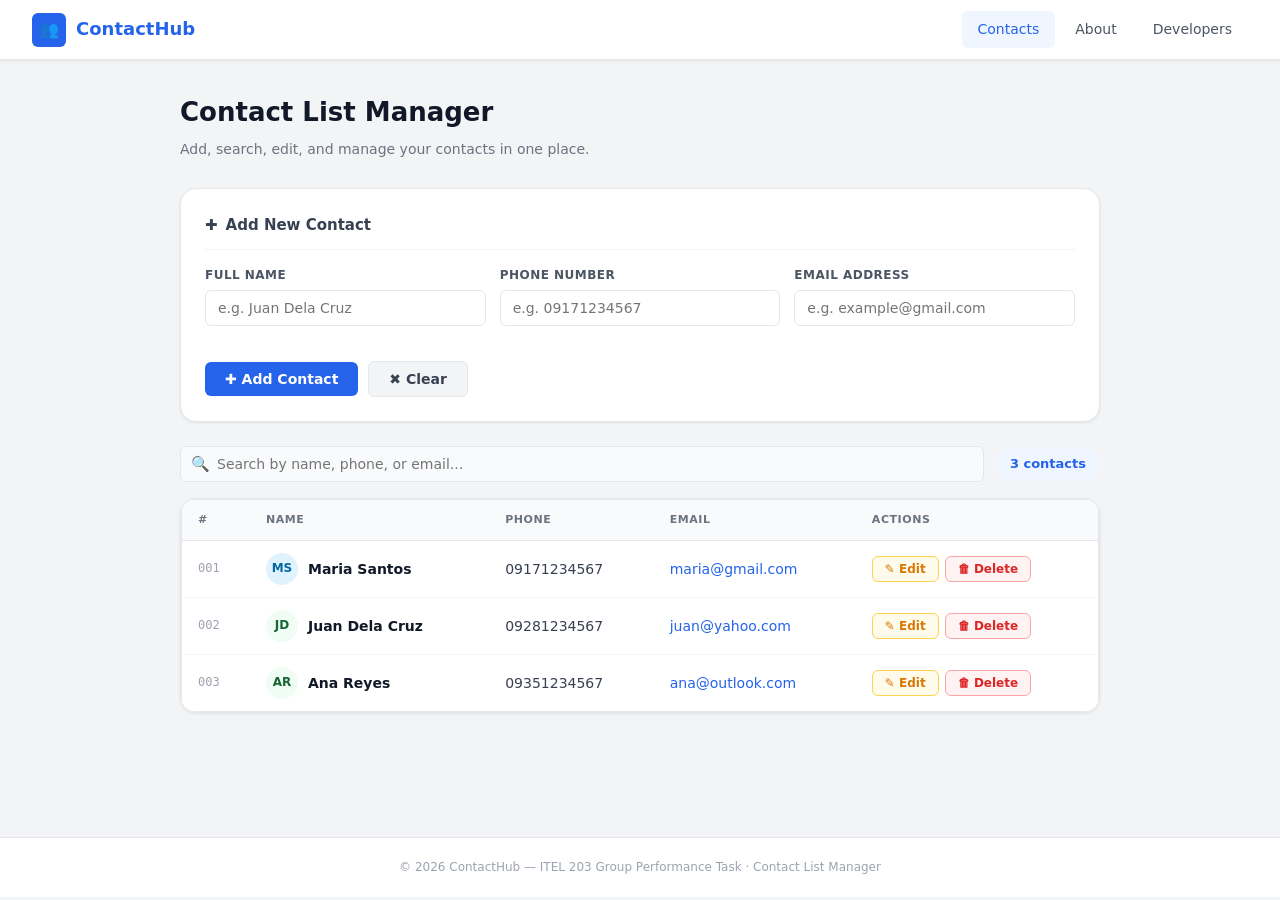
<file: index.html>
<!DOCTYPE html>
<html lang="en">
<head>
  <meta charset="UTF-8" />
  <meta name="viewport" content="width=device-width, initial-scale=1.0" />
  <title>Contact List Manager</title>
  <link rel="stylesheet" href="style.css" />
</head>
<body>

<!-- NAVIGATION -->
<nav>
  <a href="index.html" class="nav-brand">
    <div class="brand-icon">&#128101;</div>
    <span>ContactHub</span>
  </a>
  <div class="nav-links">
    <a href="index.html" class="active">Contacts</a>
    <a href="about-project.html">About</a>
    <a href="developers.html">Developers</a>
  </div>
</nav>

<!-- MAIN PAGE -->
<div class="page">
  <div class="page-header">
    <h1>Contact List Manager</h1>
    <p>Add, search, edit, and manage your contacts in one place.</p>
  </div>

  <!-- ADD / EDIT FORM -->
  <div class="card">
    <div class="card-title">
      <span>&#10010;</span>
      <span id="form-title">Add New Contact</span>
    </div>
    <div class="form-grid">
      <div class="form-group">
        <label for="inputName">Full Name</label>
        <input type="text" id="inputName" placeholder="e.g. Juan Dela Cruz" />
        <span class="error-msg" id="errName"></span>
      </div>
      <div class="form-group">
        <label for="inputPhone">Phone Number</label>
        <input type="text" id="inputPhone" placeholder="e.g. 09171234567" />
        <span class="error-msg" id="errPhone"></span>
      </div>
      <div class="form-group">
        <label for="inputEmail">Email Address</label>
        <input type="email" id="inputEmail" placeholder="e.g. example@gmail.com" />
        <span class="error-msg" id="errEmail"></span>
      </div>
    </div>
    <div class="form-actions">
      <button class="btn btn-primary" id="btnSubmit">&#10010; Add Contact</button>
      <button class="btn btn-secondary" id="btnClear">&#10006; Clear</button>
      <button class="btn btn-warning" id="btnCancelEdit" style="display:none;">&#9003; Cancel Edit</button>
    </div>
  </div>

  <!-- SEARCH + STATS -->
  <div class="toolbar">
    <div class="search-box">
      <span class="search-icon">&#128269;</span>
      <input type="text" id="searchInput" placeholder="Search by name, phone, or email..." />
    </div>
    <div class="stat-badge" id="statBadge">0 contacts</div>
  </div>

  <!-- CONTACTS TABLE -->
  <div class="card" style="padding:0; overflow:hidden;">
    <div class="table-wrapper">
      <table id="contactTable">
        <thead>
          <tr>
            <th>#</th>
            <th>Name</th>
            <th>Phone</th>
            <th>Email</th>
            <th>Actions</th>
          </tr>
        </thead>
        <tbody id="contactBody">
          <!-- rows injected by JS -->
        </tbody>
      </table>
      <div class="empty-state" id="emptyState">
        <div class="empty-icon">&#128101;</div>
        <p>No contacts found. Add one above!</p>
      </div>
    </div>
  </div>
</div>

<!-- DELETE CONFIRM MODAL -->
<div class="modal-overlay" id="deleteModal">
  <div class="modal">
    <h3>Delete Contact?</h3>
    <p id="deleteModalText">This contact will be permanently removed.</p>
    <div class="modal-actions">
      <button class="btn btn-secondary" id="btnCancelDelete">Cancel</button>
      <button class="btn btn-danger"    id="btnConfirmDelete">Delete</button>
    </div>
  </div>
</div>

<!-- TOAST -->
<div id="toast"></div>

<footer>
  &copy; 2026 ContactHub &mdash; ITEL 203 Group Performance Task &middot; Contact List Manager
</footer>

<script src="script.js"></script>
</body>
</html>
</file>
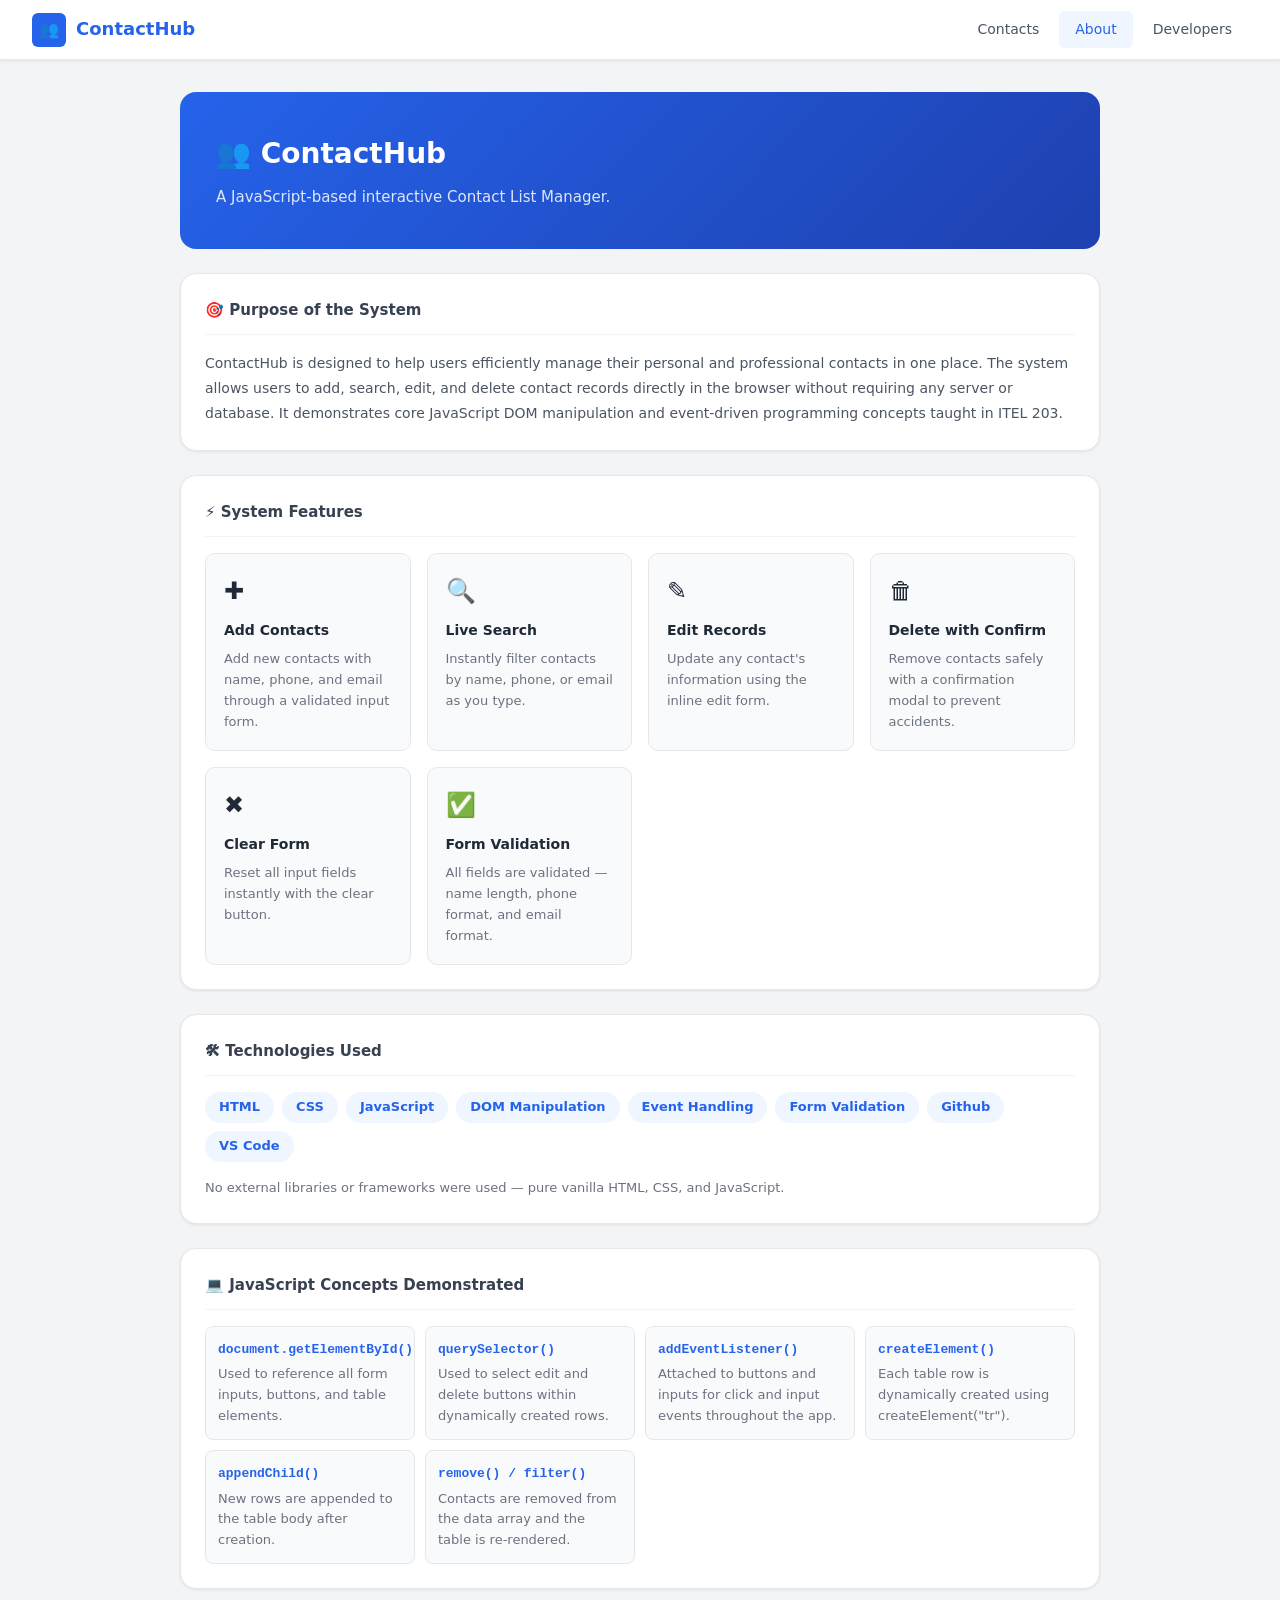
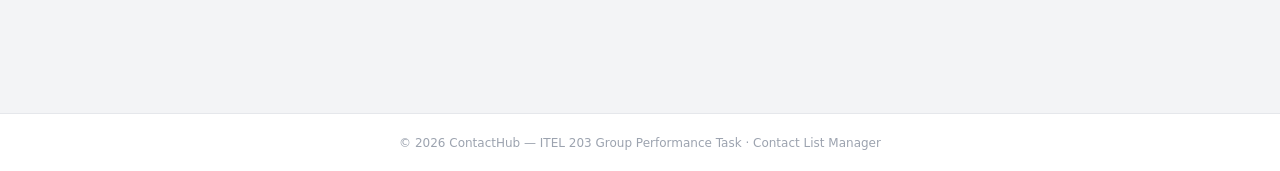
<file: about-project.html>
<!DOCTYPE html>
<html lang="en">
<head>
  <meta charset="UTF-8" />
  <meta name="viewport" content="width=device-width, initial-scale=1.0" />
  <title>About the Project — ContactHub</title>
  <link rel="stylesheet" href="style.css" />
</head>
<body>

<nav>
  <a href="index.html" class="nav-brand">
    <div class="brand-icon">&#128101;</div>
    <span>ContactHub</span>
  </a>
  <div class="nav-links">
    <a href="index.html">Contacts</a>
    <a href="about-project.html" class="active">About</a>
    <a href="developers.html">Developers</a>
  </div>
</nav>

<div class="page">

  <!-- HERO -->
  <div class="about-hero">
    <h1>&#128101; ContactHub</h1>
    <p>A JavaScript-based interactive Contact List Manager.</p>
  </div>

  <!-- PURPOSE -->
  <div class="card">
    <div class="card-title">&#127919; Purpose of the System</div>
    <p style="font-size:14px;color:#4b5563;line-height:1.8;">
      ContactHub is designed to help users efficiently manage their personal and professional contacts in one place.
      The system allows users to add, search, edit, and delete contact records directly in the browser without
      requiring any server or database. It demonstrates core JavaScript DOM manipulation and event-driven
      programming concepts taught in ITEL 203.
    </p>
  </div>

  <!-- FEATURES -->
  <div class="card">
    <div class="card-title">&#9889; System Features</div>
    <div class="feature-grid">
      <div class="feature-item">
        <div class="feature-icon">&#10010;</div>
        <h4>Add Contacts</h4>
        <p>Add new contacts with name, phone, and email through a validated input form.</p>
      </div>
      <div class="feature-item">
        <div class="feature-icon">&#128269;</div>
        <h4>Live Search</h4>
        <p>Instantly filter contacts by name, phone, or email as you type.</p>
      </div>
      <div class="feature-item">
        <div class="feature-icon">&#9998;</div>
        <h4>Edit Records</h4>
        <p>Update any contact's information using the inline edit form.</p>
      </div>
      <div class="feature-item">
        <div class="feature-icon">&#128465;</div>
        <h4>Delete with Confirm</h4>
        <p>Remove contacts safely with a confirmation modal to prevent accidents.</p>
      </div>
      <div class="feature-item">
        <div class="feature-icon">&#10006;</div>
        <h4>Clear Form</h4>
        <p>Reset all input fields instantly with the clear button.</p>
      </div>
      <div class="feature-item">
        <div class="feature-icon">&#9989;</div>
        <h4>Form Validation</h4>
        <p>All fields are validated — name length, phone format, and email format.</p>
      </div>
    </div>
  </div>

  <!-- TECHNOLOGIES -->
  <div class="card">
    <div class="card-title">&#128736; Technologies Used</div>
    <div class="tech-tags" style="margin-bottom:16px;">
      <span class="tech-tag">HTML</span>
      <span class="tech-tag">CSS</span>
      <span class="tech-tag">JavaScript</span>
      <span class="tech-tag">DOM Manipulation</span>
      <span class="tech-tag">Event Handling</span>
      <span class="tech-tag">Form Validation</span>
      <span class="tech-tag">Github</span>
      <span class="tech-tag">VS Code</span>
    </div>
    <p style="font-size:13px;color:#6b7280;">No external libraries or frameworks were used — pure vanilla HTML, CSS, and JavaScript.</p>
  </div>

  <!-- JS CONCEPTS -->
     <div class="card">
    <div class="card-title">&#128187; JavaScript Concepts Demonstrated</div>
    <div style="display:grid;grid-template-columns:repeat(auto-fit,minmax(200px,1fr));gap:10px;">
      <div style="background:#f9fafb;border:1px solid #e5e7eb;border-radius:8px;padding:12px;font-size:13px;">
        <code style="color:#2563eb;font-weight:700;">document.getElementById()</code>
        <p style="color:#6b7280;margin-top:4px;">Used to reference all form inputs, buttons, and table elements.</p>
      </div>
      <div style="background:#f9fafb;border:1px solid #e5e7eb;border-radius:8px;padding:12px;font-size:13px;">
        <code style="color:#2563eb;font-weight:700;">querySelector()</code>
        <p style="color:#6b7280;margin-top:4px;">Used to select edit and delete buttons within dynamically created rows.</p>
      </div>
      <div style="background:#f9fafb;border:1px solid #e5e7eb;border-radius:8px;padding:12px;font-size:13px;">
        <code style="color:#2563eb;font-weight:700;">addEventListener()</code>
        <p style="color:#6b7280;margin-top:4px;">Attached to buttons and inputs for click and input events throughout the app.</p>
      </div>
      <div style="background:#f9fafb;border:1px solid #e5e7eb;border-radius:8px;padding:12px;font-size:13px;">
        <code style="color:#2563eb;font-weight:700;">createElement()</code>
        <p style="color:#6b7280;margin-top:4px;">Each table row is dynamically created using createElement("tr").</p>
      </div>
      <div style="background:#f9fafb;border:1px solid #e5e7eb;border-radius:8px;padding:12px;font-size:13px;">
        <code style="color:#2563eb;font-weight:700;">appendChild()</code>
        <p style="color:#6b7280;margin-top:4px;">New rows are appended to the table body after creation.</p>
      </div>
      <div style="background:#f9fafb;border:1px solid #e5e7eb;border-radius:8px;padding:12px;font-size:13px;">
        <code style="color:#2563eb;font-weight:700;">remove() / filter()</code>
        <p style="color:#6b7280;margin-top:4px;">Contacts are removed from the data array and the table is re-rendered.</p>
      </div>
    </div>
  </div>

  

</div>

<footer>
  &copy; 2026 ContactHub &mdash; ITEL 203 Group Performance Task &middot; Contact List Manager
</footer>

</body>
</html>
</file>
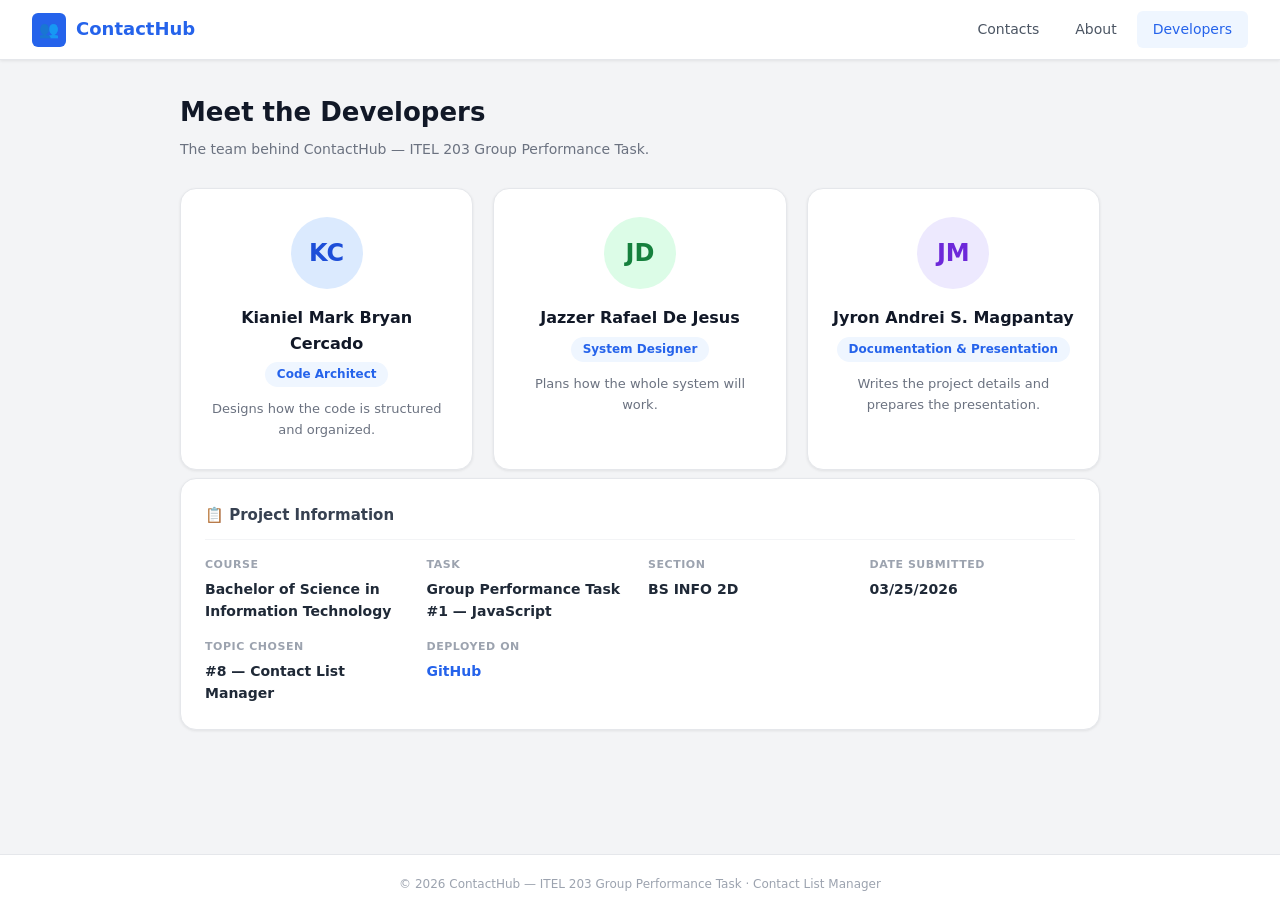
<file: developers.html>
<!DOCTYPE html>
<html lang="en">
<head>
  <meta charset="UTF-8" />
  <meta name="viewport" content="width=device-width, initial-scale=1.0" />
  <title>Developers — ContactHub</title>
  <link rel="stylesheet" href="style.css" />
</head>
<body>

<nav>
  <a href="index.html" class="nav-brand">
    <div class="brand-icon">&#128101;</div>
    <span>ContactHub</span>
  </a>
  <div class="nav-links">
    <a href="index.html">Contacts</a>
    <a href="about-project.html">About</a>
    <a href="developers.html" class="active">Developers</a>
  </div>
</nav>

<div class="page">
  <div class="page-header">
    <h1>Meet the Developers</h1>
    <p>The team behind ContactHub — ITEL 203 Group Performance Task.</p>
  </div>

  <!-- DEVELOPER CARDS -->
  <div class="dev-grid">

    <!-- Developer 1 -->
    <div class="dev-card">
      <div class="dev-avatar" style="background:#dbeafe;color:#1d4ed8;">KC</div>
      <h3>Kianiel Mark Bryan Cercado</h3>
      <span class="dev-role">Code Architect</span>
      <p>
        Designs how the code is structured and organized.
      </p>
    </div>

    <!-- Developer 2 -->
    <div class="dev-card">
      <div class="dev-avatar" style="background:#dcfce7;color:#15803d;">JD</div>
      <h3>Jazzer Rafael De Jesus</h3>
      <span class="dev-role">System Designer</span>
      <p>
        Plans how the whole system will work.
      </p>
    </div>

    <!-- Developer 3 -->
    <div class="dev-card">
      <div class="dev-avatar" style="background:#ede9fe;color:#6d28d9;">JM</div>
      <h3>Jyron Andrei S. Magpantay</h3>
      <span class="dev-role">Documentation &amp; Presentation</span>
      <p>
        Writes the project details and prepares the presentation.
      </p>
    </div>

  </div>

  <!-- PROJECT INFO -->
  <div class="card" style="margin-top:8px;">
    <div class="card-title">&#128203; Project Information</div>
    <div style="display:grid;grid-template-columns:repeat(auto-fit,minmax(180px,1fr));gap:16px;font-size:14px;">
      <div>
        <p style="font-size:11px;font-weight:700;color:#9ca3af;text-transform:uppercase;letter-spacing:0.05em;margin-bottom:4px;">Course</p>
        <p style="color:#1f2937;font-weight:600;">Bachelor of Science in Information Technology</p>
      </div>
      <div>
        <p style="font-size:11px;font-weight:700;color:#9ca3af;text-transform:uppercase;letter-spacing:0.05em;margin-bottom:4px;">Task</p>
        <p style="color:#1f2937;font-weight:600;">Group Performance Task #1 — JavaScript</p>
      </div>
      <div>
        <p style="font-size:11px;font-weight:700;color:#9ca3af;text-transform:uppercase;letter-spacing:0.05em;margin-bottom:4px;">Section</p>
        <p style="color:#1f2937;font-weight:600;">BS INFO 2D</p>
      </div>
      <div>
        <p style="font-size:11px;font-weight:700;color:#9ca3af;text-transform:uppercase;letter-spacing:0.05em;margin-bottom:4px;">Date Submitted</p>
        <p style="color:#1f2937;font-weight:600;">03/25/2026</p>
      </div>
      <div>
        <p style="font-size:11px;font-weight:700;color:#9ca3af;text-transform:uppercase;letter-spacing:0.05em;margin-bottom:4px;">Topic Chosen</p>
        <p style="color:#1f2937;font-weight:600;">#8 — Contact List Manager</p>
      </div>
      <div>
        <p style="font-size:11px;font-weight:700;color:#9ca3af;text-transform:uppercase;letter-spacing:0.05em;margin-bottom:4px;">Deployed On</p>
        <p style="color:#2563eb;font-weight:600;">GitHub</p>
      </div>
    </div>
  </div>

</div>

<footer>
  &copy; 2026 ContactHub &mdash; ITEL 203 Group Performance Task &middot; Contact List Manager
</footer>

</body>
</html>
</file>
<file: style.css>
/* ===== RESET & BASE ===== */
*, *::before, *::after { box-sizing: border-box; margin: 0; padding: 0; }

:root {
  --primary:    #2563eb;
  --primary-dk: #1d4ed8;
  --primary-lt: #eff6ff;
  --danger:     #dc2626;
  --danger-lt:  #fef2f2;
  --success:    #16a34a;
  --success-lt: #f0fdf4;
  --warning:    #d97706;
  --warning-lt: #fffbeb;
  --gray-50:  #f9fafb;
  --gray-100: #f3f4f6;
  --gray-200: #e5e7eb;
  --gray-300: #d1d5db;
  --gray-400: #9ca3af;
  --gray-500: #6b7280;
  --gray-600: #4b5563;
  --gray-700: #374151;
  --gray-800: #1f2937;
  --gray-900: #111827;
  --white: #ffffff;
  --radius-sm: 6px;
  --radius:    10px;
  --radius-lg: 16px;
  --shadow-sm: 0 1px 3px rgba(0,0,0,0.08);
  --shadow:    0 4px 16px rgba(0,0,0,0.10);
  --shadow-lg: 0 8px 32px rgba(0,0,0,0.13);
  --font: 'Segoe UI', system-ui, -apple-system, sans-serif;
}

body {
  font-family: var(--font);
  background: var(--gray-100);
  color: var(--gray-800);
  min-height: 100vh;
  line-height: 1.6;
}

/* ===== NAV ===== */
nav {
  background: var(--white);
  border-bottom: 1px solid var(--gray-200);
  padding: 0 32px;
  display: flex;
  align-items: center;
  justify-content: space-between;
  height: 60px;
  position: sticky;
  top: 0;
  z-index: 100;
  box-shadow: var(--shadow-sm);
}
.nav-brand {
  display: flex;
  align-items: center;
  gap: 10px;
  font-size: 18px;
  font-weight: 700;
  color: var(--primary);
  text-decoration: none;
}
.nav-brand .brand-icon {
  width: 34px; height: 34px;
  background: var(--primary);
  border-radius: var(--radius-sm);
  display: flex; align-items: center; justify-content: center;
  color: white; font-size: 16px;
}
.nav-links { display: flex; gap: 4px; }
.nav-links a {
  padding: 7px 16px;
  border-radius: var(--radius-sm);
  text-decoration: none;
  font-size: 14px;
  font-weight: 500;
  color: var(--gray-600);
  transition: all 0.15s;
}
.nav-links a:hover { background: var(--gray-100); color: var(--gray-900); }
.nav-links a.active { background: var(--primary-lt); color: var(--primary); }

/* ===== PAGE WRAPPER ===== */
.page { max-width: 960px; margin: 0 auto; padding: 32px 20px 60px; }

/* ===== PAGE HEADER ===== */
.page-header { margin-bottom: 28px; }
.page-header h1 { font-size: 26px; font-weight: 700; color: var(--gray-900); }
.page-header p  { font-size: 14px; color: var(--gray-500); margin-top: 4px; }

/* ===== CARD ===== */
.card {
  background: var(--white);
  border-radius: var(--radius-lg);
  border: 1px solid var(--gray-200);
  box-shadow: var(--shadow-sm);
  padding: 24px;
  margin-bottom: 24px;
}
.card-title {
  font-size: 15px; font-weight: 600;
  color: var(--gray-700);
  margin-bottom: 16px;
  padding-bottom: 12px;
  border-bottom: 1px solid var(--gray-100);
  display: flex; align-items: center; gap: 8px;
}

/* ===== FORM ===== */
.form-grid {
  display: grid;
  grid-template-columns: repeat(auto-fit, minmax(200px, 1fr));
  gap: 14px;
  margin-bottom: 16px;
}
.form-group { display: flex; flex-direction: column; gap: 5px; }
.form-group label { font-size: 12px; font-weight: 600; color: var(--gray-600); text-transform: uppercase; letter-spacing: 0.04em; }
.form-group input {
  padding: 9px 12px;
  border: 1.5px solid var(--gray-200);
  border-radius: var(--radius-sm);
  font-size: 14px;
  color: var(--gray-800);
  background: var(--white);
  transition: border-color 0.15s, box-shadow 0.15s;
  font-family: var(--font);
  width: 100%;
}
.form-group input:focus { outline: none; border-color: var(--primary); box-shadow: 0 0 0 3px rgba(37,99,235,0.12); }
.form-group input.error { border-color: var(--danger); }
.error-msg { font-size: 11px; color: var(--danger); min-height: 14px; }

.form-actions { display: flex; gap: 10px; flex-wrap: wrap; align-items: center; }

/* ===== BUTTONS ===== */
.btn {
  padding: 9px 20px;
  border-radius: var(--radius-sm);
  border: none;
  font-size: 14px;
  font-weight: 600;
  cursor: pointer;
  font-family: var(--font);
  transition: all 0.15s;
  display: inline-flex; align-items: center; gap: 6px;
}
.btn:active { transform: scale(0.97); }
.btn-primary { background: var(--primary); color: white; }
.btn-primary:hover { background: var(--primary-dk); }
.btn-danger  { background: var(--danger-lt); color: var(--danger); border: 1.5px solid #fca5a5; }
.btn-danger:hover  { background: #fee2e2; }
.btn-warning { background: var(--warning-lt); color: var(--warning); border: 1.5px solid #fcd34d; font-size: 13px; padding: 7px 14px; }
.btn-warning:hover { background: #fef3c7; }
.btn-secondary { background: var(--gray-100); color: var(--gray-700); border: 1.5px solid var(--gray-200); }
.btn-secondary:hover { background: var(--gray-200); }
.btn-sm { padding: 5px 12px; font-size: 12px; }

/* ===== SEARCH + STATS BAR ===== */
.toolbar {
  display: flex; align-items: center; gap: 12px;
  margin-bottom: 16px; flex-wrap: wrap;
}
.search-box {
  flex: 1; min-width: 200px;
  position: relative;
}
.search-box input {
  width: 100%; padding: 9px 12px 9px 36px;
  border: 1.5px solid var(--gray-200);
  border-radius: var(--radius-sm);
  font-size: 14px; color: var(--gray-800);
  background: var(--gray-50);
  font-family: var(--font);
  transition: border-color 0.15s;
}
.search-box input:focus { outline: none; border-color: var(--primary); background: white; }
.search-icon {
  position: absolute; left: 11px; top: 50%; transform: translateY(-50%);
  color: var(--gray-400); font-size: 15px; pointer-events: none;
}
.stat-badge {
  background: var(--primary-lt); color: var(--primary);
  font-size: 13px; font-weight: 600;
  padding: 6px 14px; border-radius: 20px; white-space: nowrap;
}

/* ===== TABLE ===== */
.table-wrapper { overflow-x: auto; border-radius: var(--radius); border: 1px solid var(--gray-200); }
table {
  width: 100%; border-collapse: collapse;
  font-size: 14px;
}
thead tr { background: var(--gray-50); }
th {
  padding: 11px 16px; text-align: left;
  font-size: 11px; font-weight: 700; color: var(--gray-500);
  text-transform: uppercase; letter-spacing: 0.05em;
  border-bottom: 1px solid var(--gray-200);
  white-space: nowrap;
}
td {
  padding: 12px 16px;
  border-bottom: 1px solid var(--gray-100);
  color: var(--gray-700);
  vertical-align: middle;
}
tbody tr:last-child td { border-bottom: none; }
tbody tr:hover { background: var(--gray-50); }
.td-name { font-weight: 600; color: var(--gray-900); }
.td-email { color: var(--primary); }
.td-id { font-size: 12px; color: var(--gray-400); font-family: monospace; }

/* avatar initials */
.av-cell { display: flex; align-items: center; gap: 10px; }
.av-sm {
  width: 32px; height: 32px; border-radius: 50%;
  display: flex; align-items: center; justify-content: center;
  font-size: 12px; font-weight: 700; flex-shrink: 0;
}

/* ===== EMPTY STATE ===== */
.empty-state {
  text-align: center; padding: 48px 20px;
  color: var(--gray-400);
}
.empty-state .empty-icon { font-size: 40px; margin-bottom: 12px; }
.empty-state p { font-size: 14px; }

/* ===== MODAL OVERLAY ===== */
.modal-overlay {
  display: none;
  position: fixed; inset: 0;
  background: rgba(0,0,0,0.35);
  z-index: 200;
  align-items: center; justify-content: center;
}
.modal-overlay.open { display: flex; }
.modal {
  background: white; border-radius: var(--radius-lg);
  padding: 28px; width: 90%; max-width: 360px;
  box-shadow: var(--shadow-lg);
  animation: pop 0.18s ease;
}
@keyframes pop { from { transform: scale(0.92); opacity: 0; } to { transform: scale(1); opacity: 1; } }
.modal h3 { font-size: 17px; font-weight: 700; color: var(--gray-900); margin-bottom: 8px; }
.modal p  { font-size: 14px; color: var(--gray-500); margin-bottom: 20px; }
.modal-actions { display: flex; gap: 10px; justify-content: flex-end; }

/* ===== TOAST ===== */
#toast {
  position: fixed; bottom: 28px; left: 50%; transform: translateX(-50%) translateY(80px);
  background: var(--gray-900); color: white;
  padding: 10px 20px; border-radius: 20px;
  font-size: 13px; font-weight: 500;
  z-index: 300; transition: transform 0.25s ease;
  white-space: nowrap;
}
#toast.show { transform: translateX(-50%) translateY(0); }
#toast.success { background: var(--success); }
#toast.danger  { background: var(--danger); }

/* ===== ABOUT PAGE ===== */
.about-hero {
  background: linear-gradient(135deg, var(--primary) 0%, #1e40af 100%);
  border-radius: var(--radius-lg);
  padding: 40px 36px;
  color: white;
  margin-bottom: 24px;
}
.about-hero h1 { font-size: 28px; font-weight: 800; margin-bottom: 8px; }
.about-hero p  { font-size: 15px; opacity: 0.85; }
.feature-grid { display: grid; grid-template-columns: repeat(auto-fit, minmax(200px, 1fr)); gap: 16px; }
.feature-item {
  background: var(--gray-50); border: 1px solid var(--gray-200);
  border-radius: var(--radius); padding: 18px;
  display: flex; flex-direction: column; gap: 8px;
}
.feature-icon { font-size: 24px; }
.feature-item h4 { font-size: 14px; font-weight: 700; color: var(--gray-800); }
.feature-item p  { font-size: 13px; color: var(--gray-500); }
.tech-tags { display: flex; flex-wrap: wrap; gap: 8px; }
.tech-tag {
  background: var(--primary-lt); color: var(--primary);
  padding: 5px 14px; border-radius: 20px;
  font-size: 13px; font-weight: 600;
}

/* ===== DEVELOPERS PAGE ===== */
.dev-grid { display: grid; grid-template-columns: repeat(auto-fit, minmax(240px, 1fr)); gap: 20px; }
.dev-card {
  background: var(--white); border: 1px solid var(--gray-200);
  border-radius: var(--radius-lg); padding: 28px 24px;
  text-align: center; box-shadow: var(--shadow-sm);
  transition: box-shadow 0.2s, transform 0.2s;
}
.dev-card:hover { box-shadow: var(--shadow); transform: translateY(-2px); }
.dev-avatar {
  width: 72px; height: 72px; border-radius: 50%;
  display: flex; align-items: center; justify-content: center;
  font-size: 24px; font-weight: 800;
  margin: 0 auto 16px;
}
.dev-card h3 { font-size: 16px; font-weight: 700; color: var(--gray-900); margin-bottom: 4px; }
.dev-role {
  display: inline-block; margin-bottom: 12px;
  background: var(--primary-lt); color: var(--primary);
  font-size: 12px; font-weight: 600; padding: 3px 12px; border-radius: 20px;
}
.dev-card p { font-size: 13px; color: var(--gray-500); line-height: 1.6; }

/* ===== FOOTER ===== */
footer {
  text-align: center; padding: 20px;
  font-size: 12px; color: var(--gray-400);
  border-top: 1px solid var(--gray-200);
  background: white; margin-top: 40px;
}

/* ===== RESPONSIVE ===== */
@media (max-width: 600px) {
  nav { padding: 0 16px; }
  .page { padding: 20px 12px 48px; }
  .form-grid { grid-template-columns: 1fr; }
  .nav-brand span { display: none; }
}
</file>
